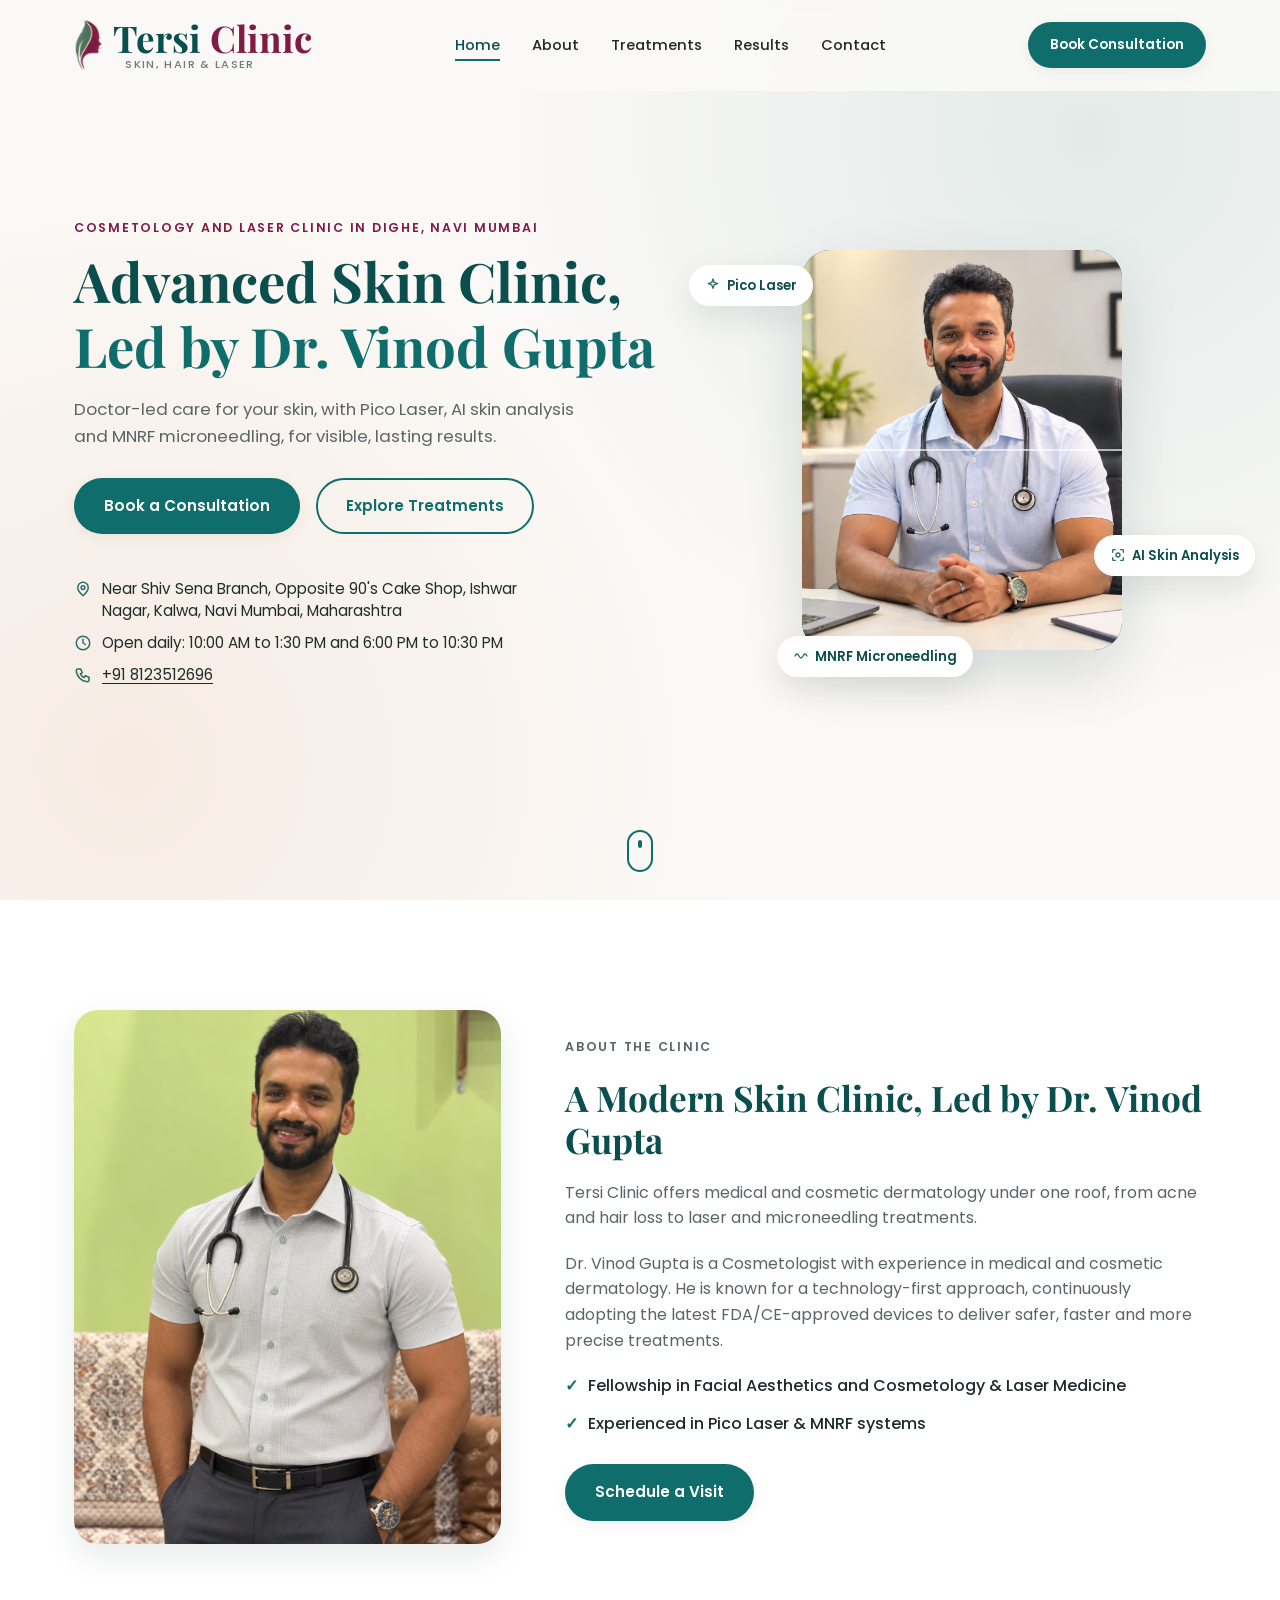
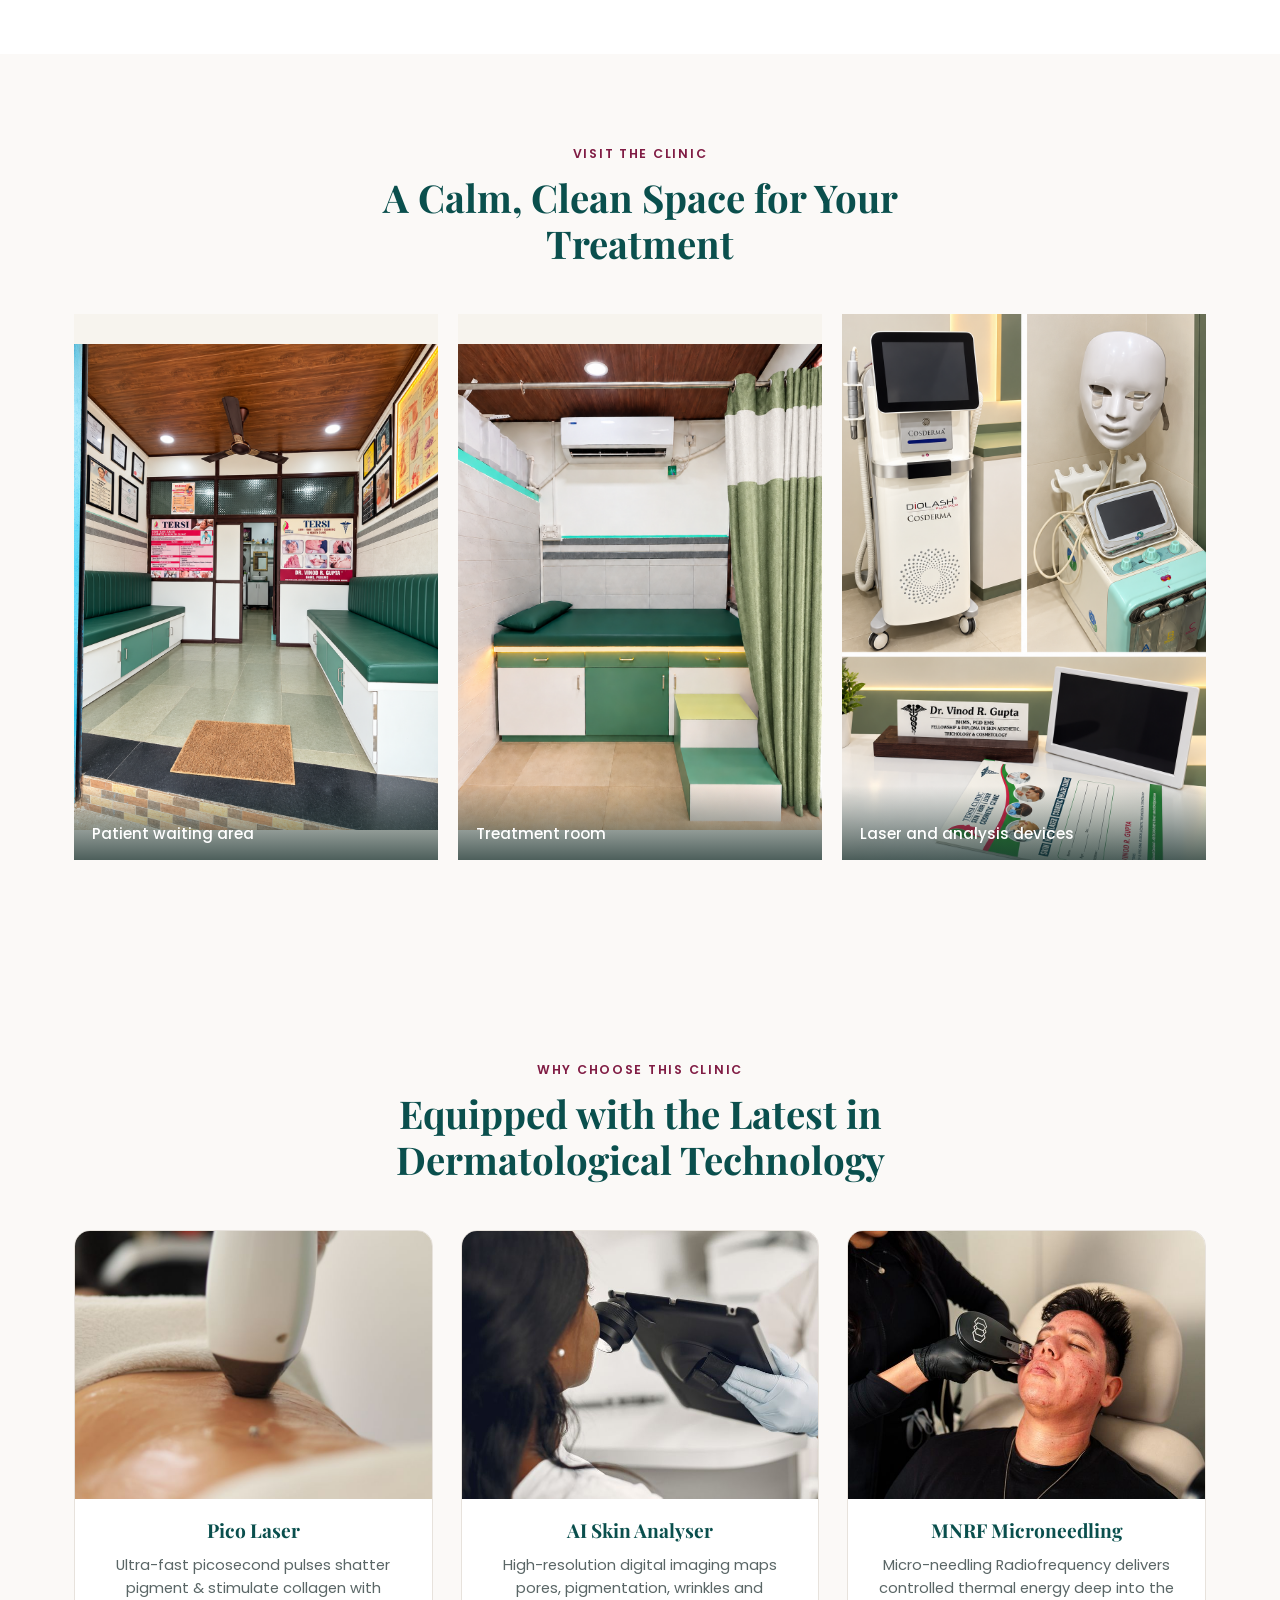
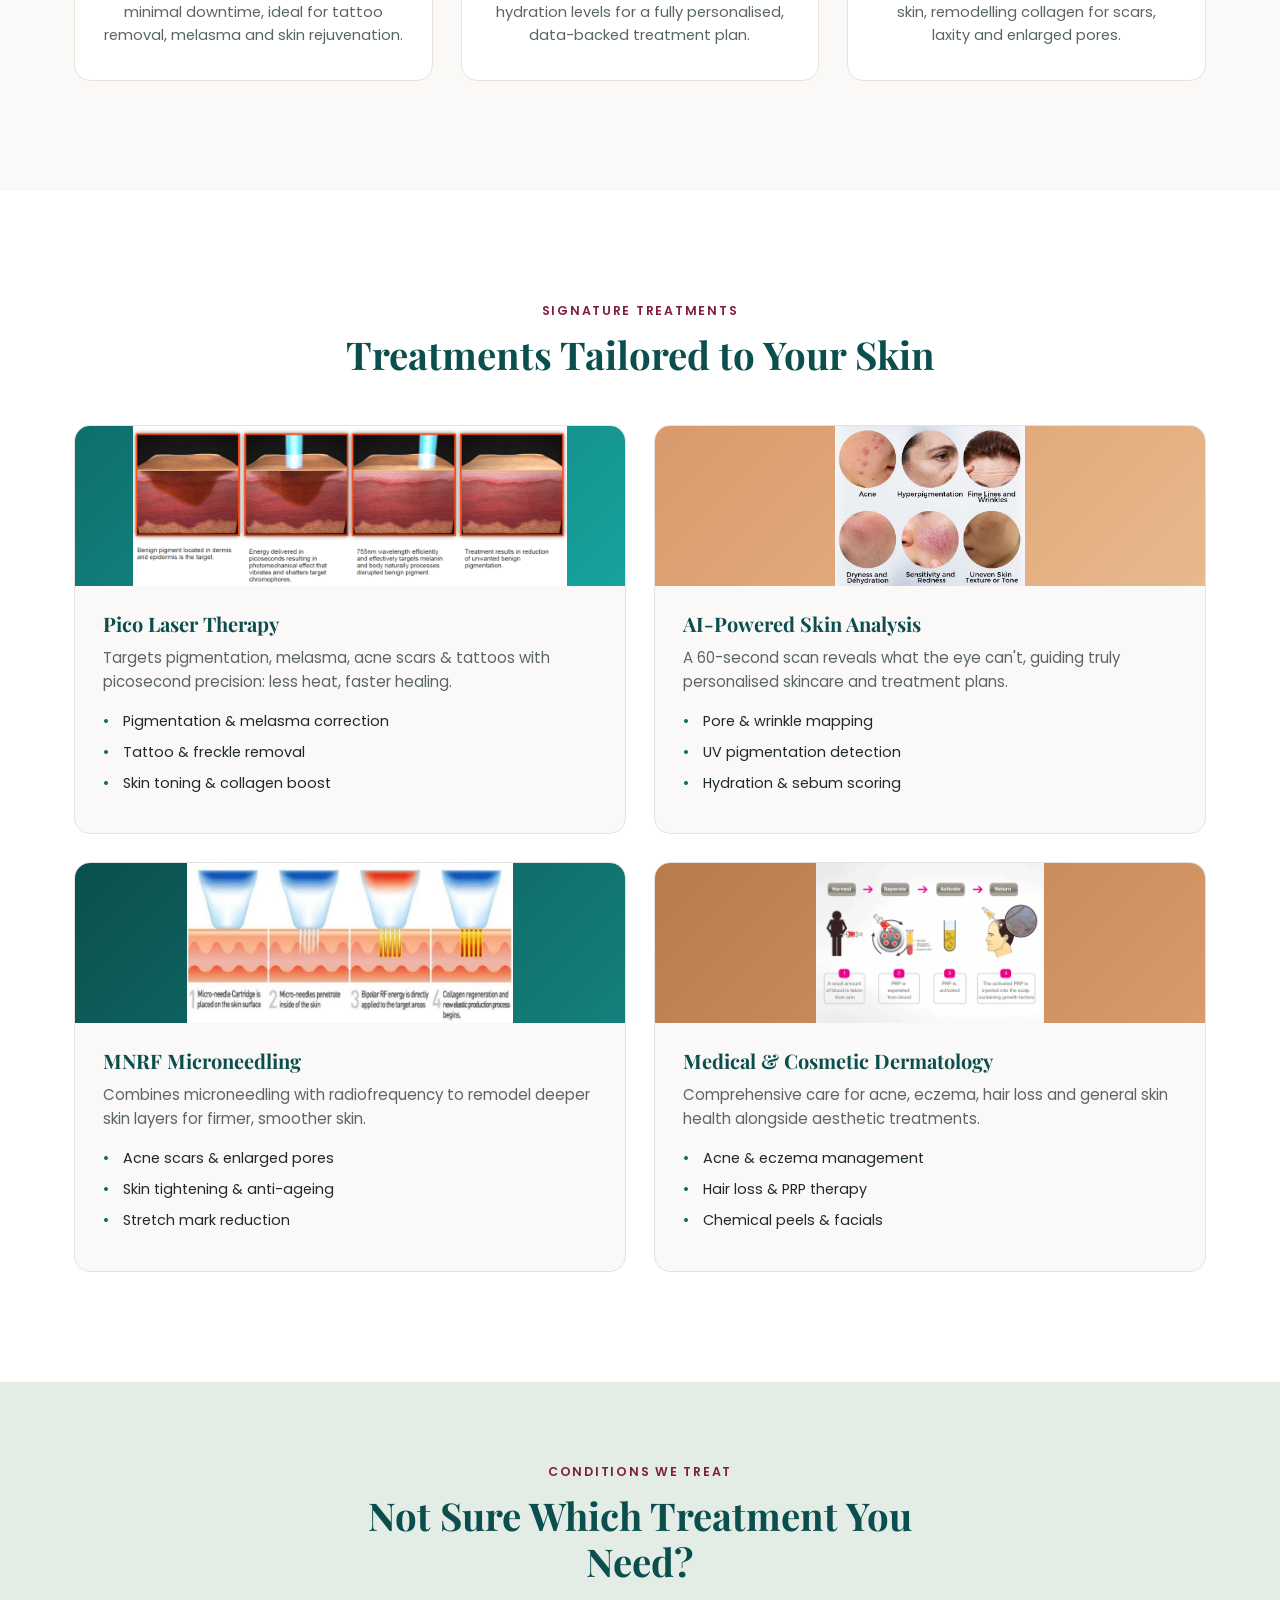
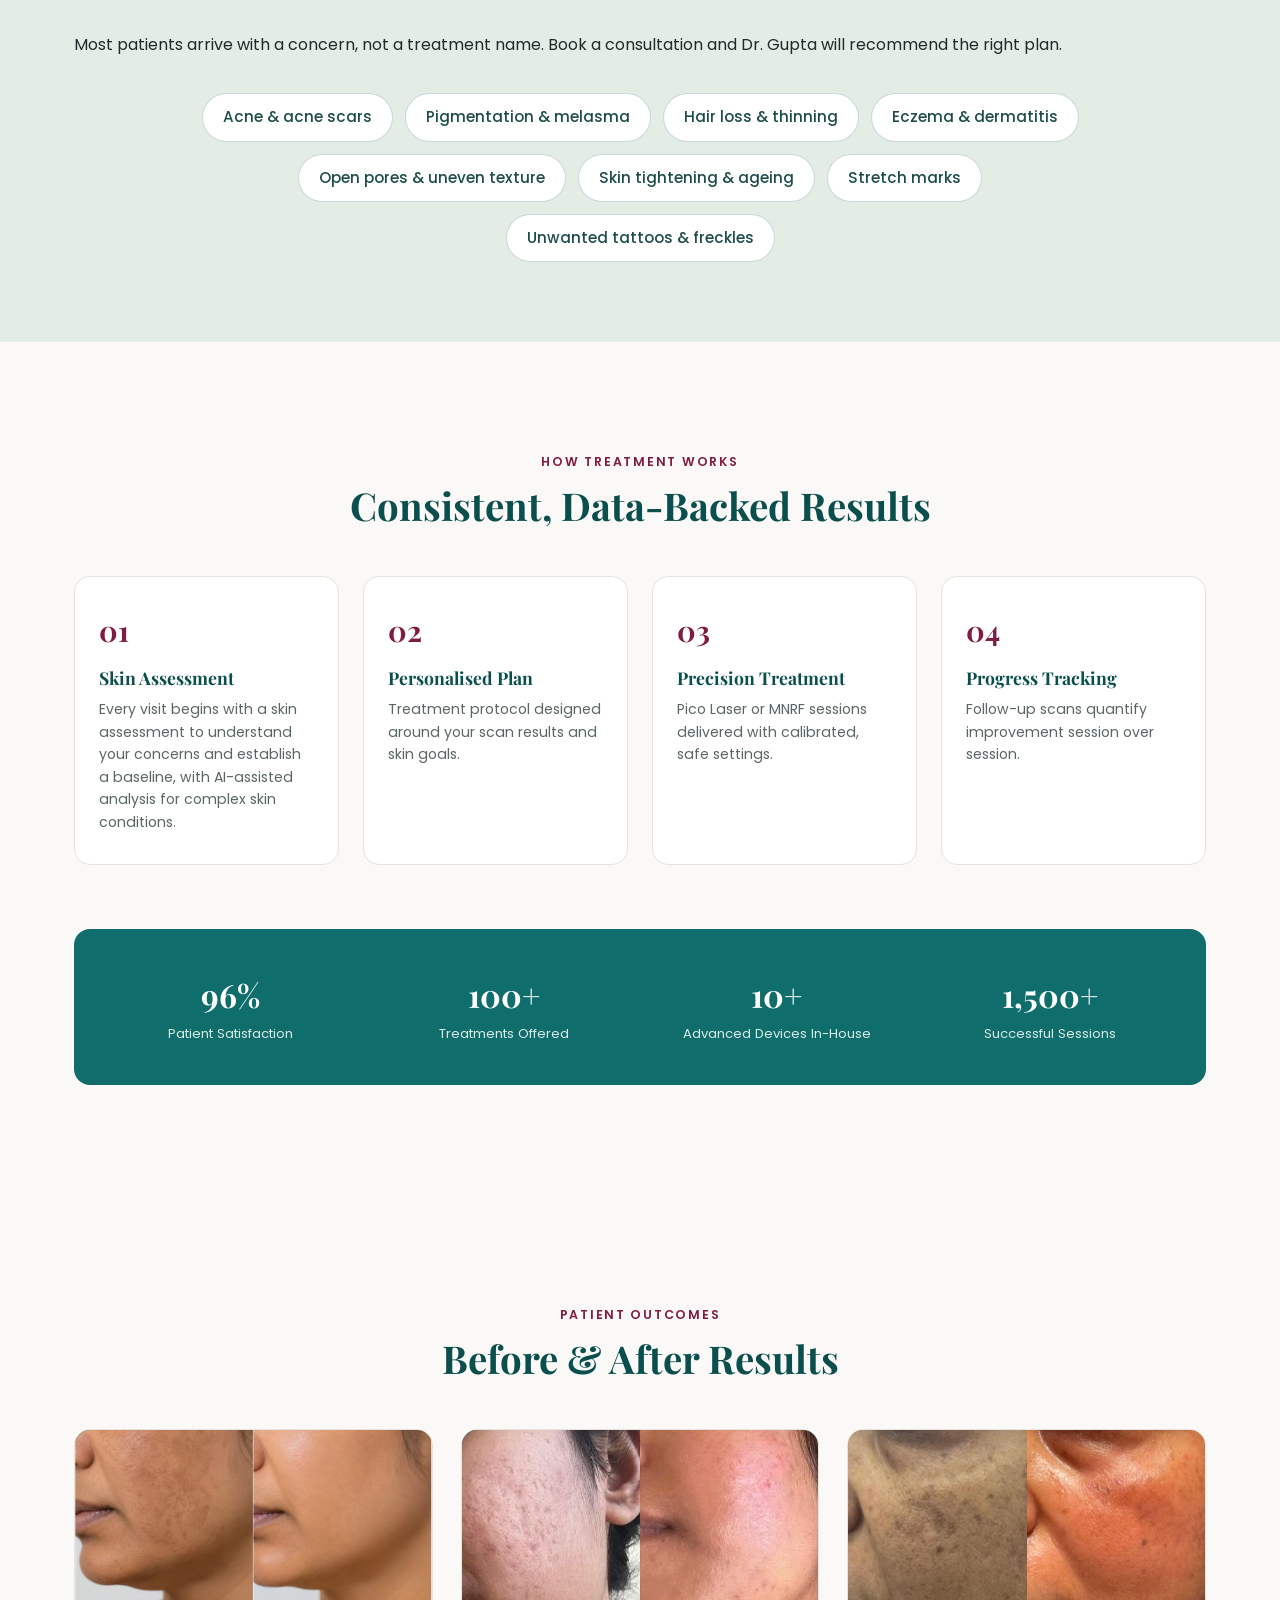
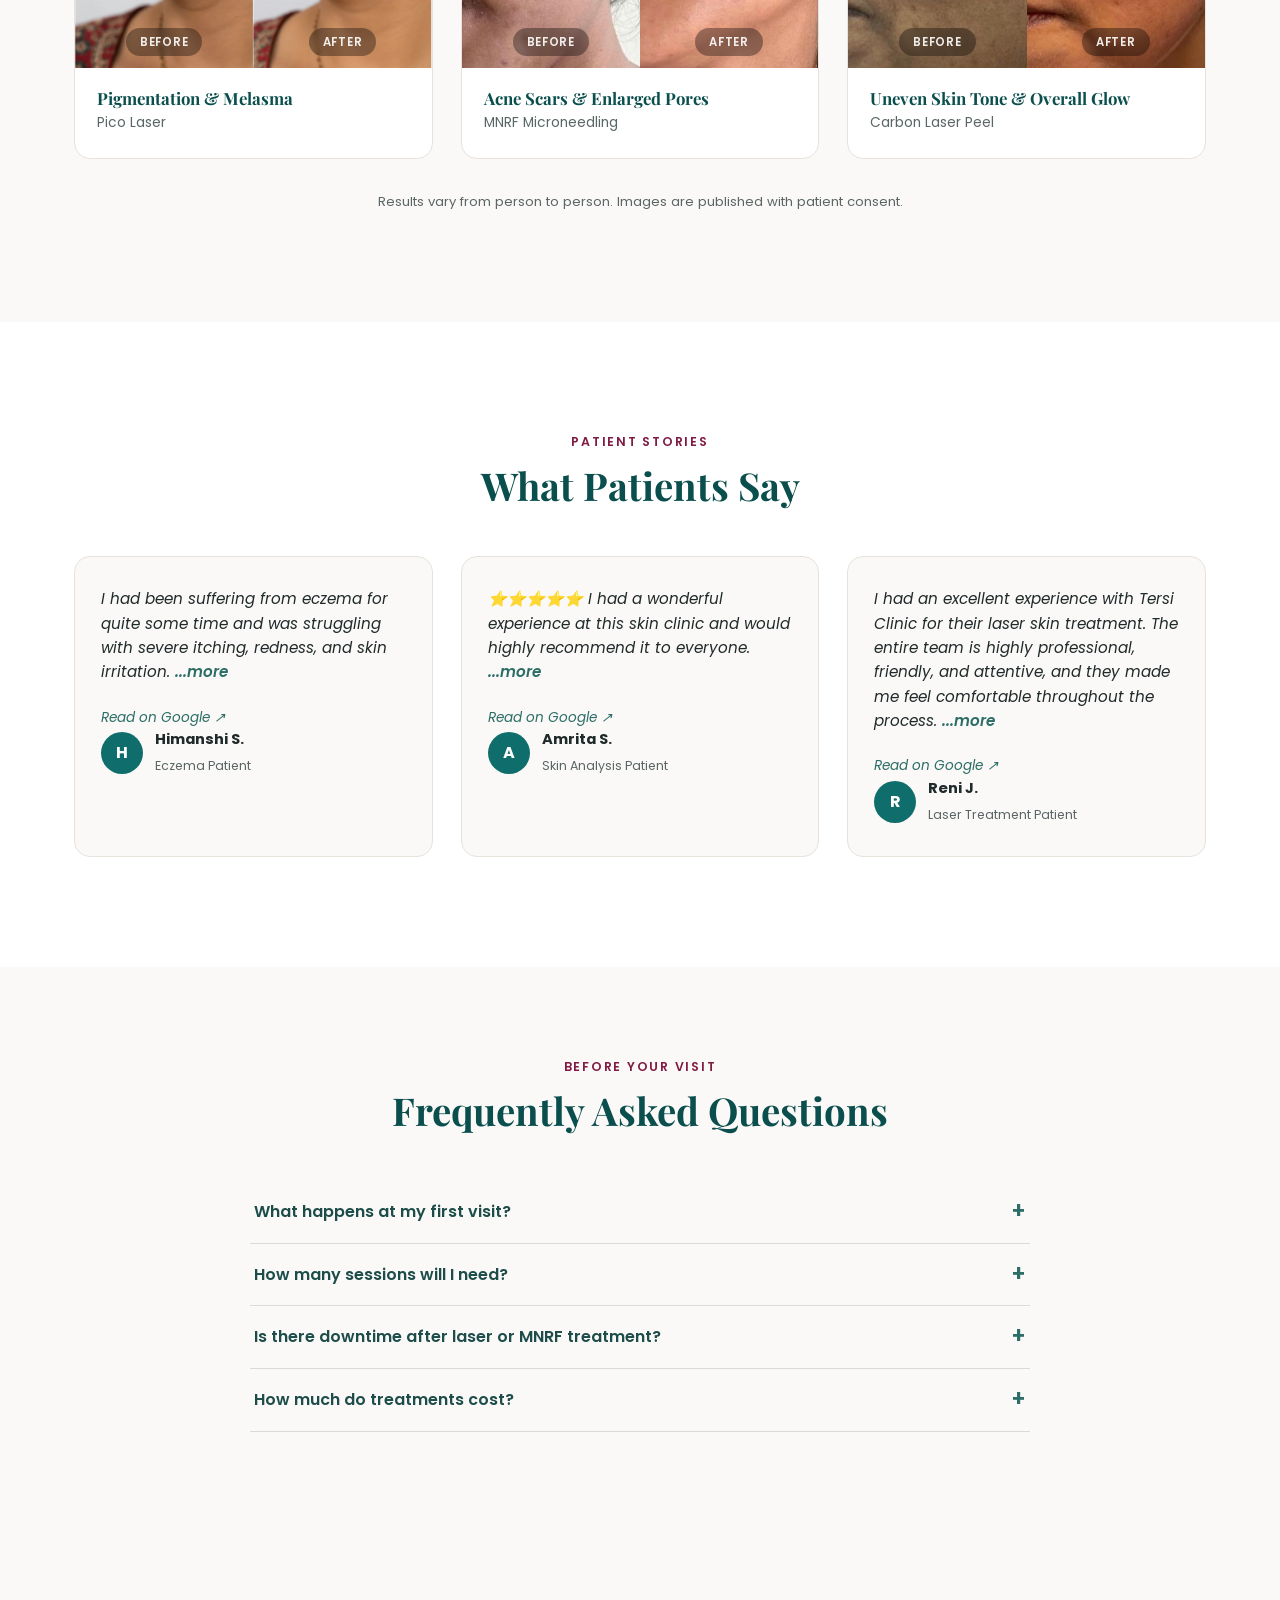
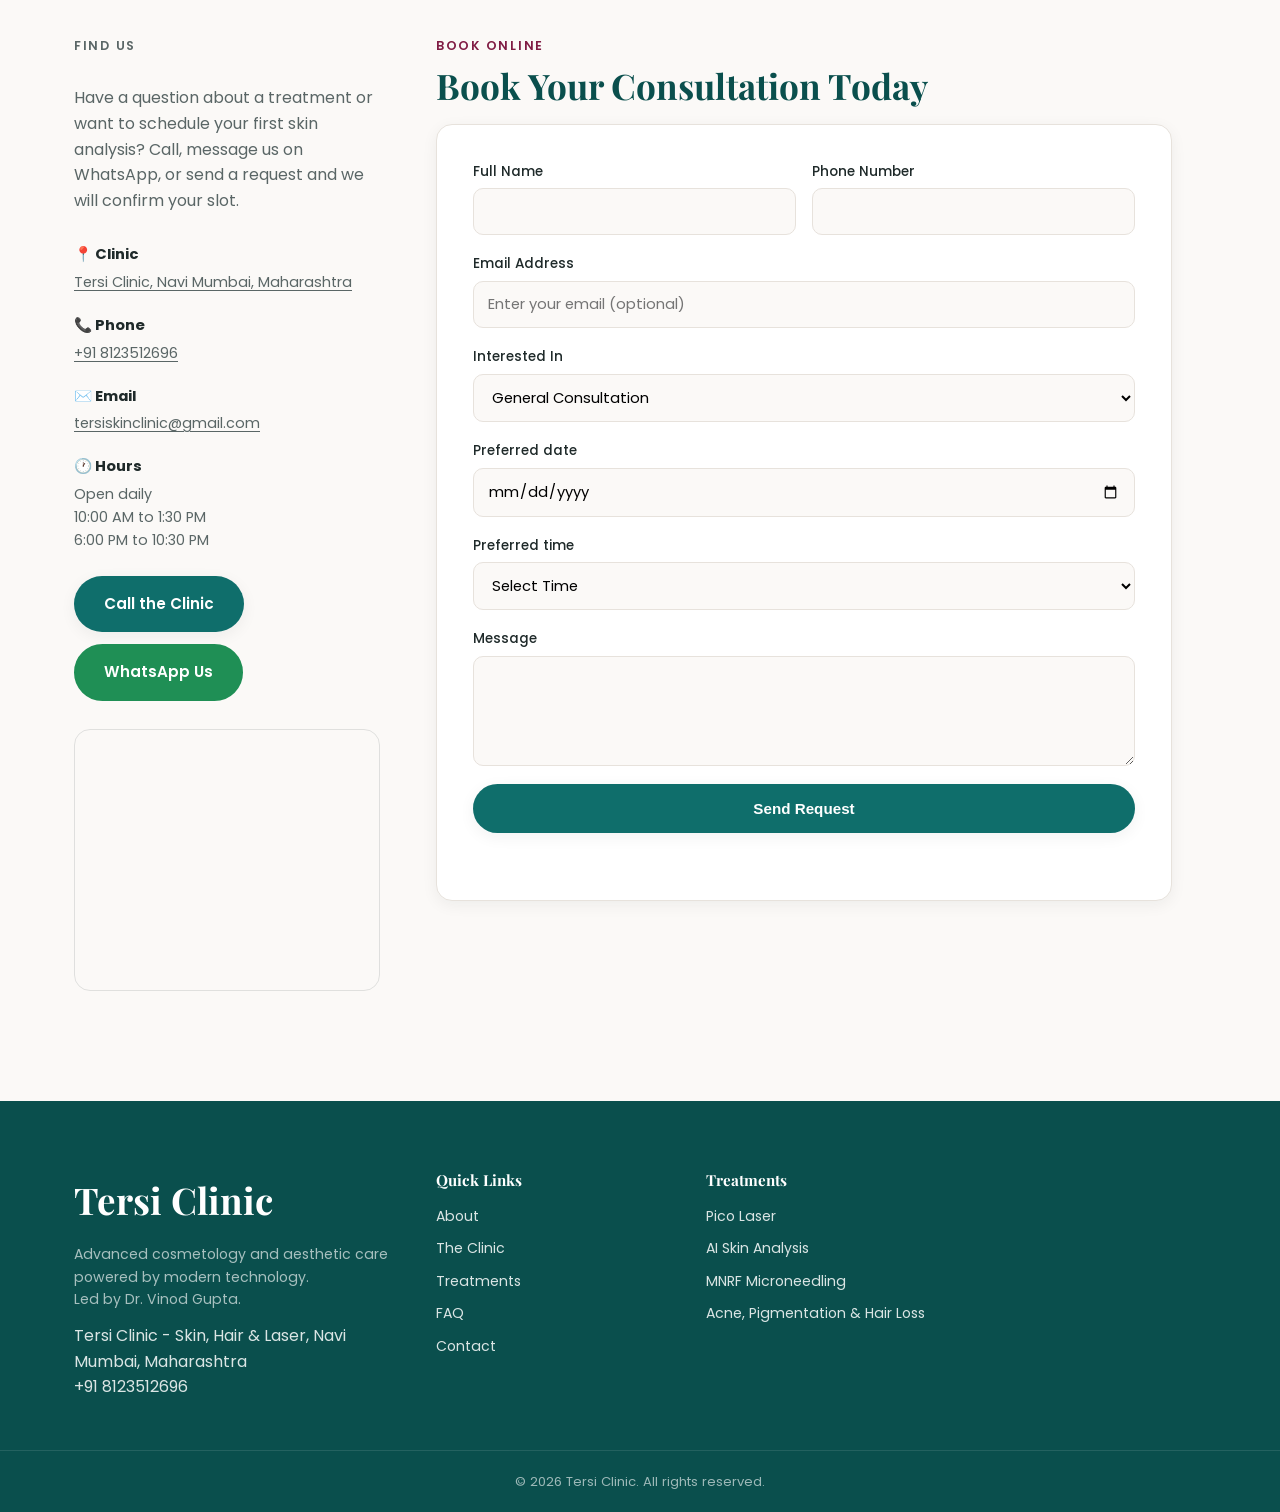
<file: index.html>
<!DOCTYPE html>
<html lang="en">
<head>
<meta charset="UTF-8" />
<meta name="viewport" content="width=device-width, initial-scale=1.0" />
<title>Tersi Clinic Skin | Hair | Laser &amp;  Clinic in Navi Mumbai</title>
<meta name="description" content="Tersi Clinic, Navi Mumbai. Led by Dr. Vinod Gupta. Pico Laser, AI skin analysis, MNRF microneedling, acne, pigmentation and hair care. Book a consultation." />
<link rel="preconnect" href="https://fonts.googleapis.com">
<link href="https://fonts.googleapis.com/css2?family=Playfair+Display:wght@500;600;700&family=Poppins:wght@300;400;500;600;700&display=swap" rel="stylesheet">
<link rel="stylesheet" href="css/style.css" />
<link rel="stylesheet" href="css/clinic-additions.css" />

<!-- Helps Google show the clinic in local search. Update details if anything changes. -->
<script type="application/ld+json">
{
  "@context": "https://schema.org",
  "@type": "MedicalClinic",
  "name": "Tersi Clinic",
  "medicalSpecialty": "Cosmetology",
  "telephone": "+918123512696",
  "email": "tersiskinclinic@gmail.com",
  "address": {
    "@type": "PostalAddress",
    "streetAddress": "Near Shiv Sena Branch, Opposite 90's Cake Shop, Ishwar Nagar, Kalwa",
    "addressLocality": "Navi Mumbai",
    "addressCountry": "IN"
  },
  "openingHoursSpecification": [
    {
      "@type": "OpeningHoursSpecification",
      "dayOfWeek": ["Monday","Tuesday","Wednesday","Thursday","Friday","Saturday","Sunday"],
      "opens": "10:00",
      "closes": "13:30"
    },
    {
      "@type": "OpeningHoursSpecification",
      "dayOfWeek": ["Monday","Tuesday","Wednesday","Thursday","Friday","Saturday","Sunday"],
      "opens": "18:00",
      "closes": "22:30"
    }
  ],
  "employee": { "@type": "Physician", "name": "Dr. Vinod Gupta", "medicalSpecialty": "Cosmetology" }
}
</script>
</head>
<body>

<!-- ===== Preloader ===== -->
<div id="preloader"><div class="loader-ring"></div></div>

<!-- ===== Header ===== -->
<header id="header">
  <div class="container nav-wrap">
    <!-- CLINIC NAME: change "Gupta Skin Clinic" here, in the footer, <title> and the JSON-LD above if you prefer another name -->
    <!-- <a href="#home" class="logo">Tersi <span>Clinic</span> -->
      <a href="#home" class="logo">
        <img src="assets/clinic/logo.png" class="logo-mark" alt="Tersi Clinic logo" >
        <span class="logo-info">
        <span class="logo-text">Tersi <span>Clinic</span></span>
        <small class="logo-tagline">Skin, Hair &amp; Laser</small>
  </span>
    </a>
    <nav id="nav">
      <ul>
        <li><a href="#home" class="active">Home</a></li>
        <li><a href="#about">About</a></li>
        <li><a href="#services">Treatments</a></li>
        <li><a href="#gallery">Results</a></li>
        <li><a href="#contact">Contact</a></li>
        <li class="nav-cta-mobile">
          <a href="#consultation" class="btn btn-primary btn-block">Book Consultation</a>
        </li>
      </ul>
    </nav>
    <a href="#consultation" class="btn btn-primary btn-small nav-cta">Book Consultation</a>
    <button id="hamburger" aria-label="Toggle menu"><span></span><span></span><span></span></button>
  </div>
</header>

<!-- ===== Hero ===== -->
<section id="home" class="hero">
  <div class="hero-bg"></div>
  <div class="container hero-inner">
    <div class="hero-text" data-reveal>
      <p class="eyebrow">Cosmetology and laser clinic in Dighe, Navi Mumbai</p>
      <h1>Advanced Skin Clinic, <span class="highlight">Led by Dr. Vinod Gupta</span></h1>
      <p class="hero-sub">Doctor-led care for your skin, with Pico Laser, AI skin analysis and MNRF microneedling, for visible, lasting results.</p>
      <div class="hero-actions">
        <a href="#consultation" class="btn btn-primary">Book a Consultation</a>
        <a href="#services" class="btn btn-outline">Explore Treatments</a>
      </div>

      <ul class="hero-info">
        <li>
          <svg viewBox="0 0 24 24" fill="none" stroke-width="2" stroke-linecap="round" stroke-linejoin="round" aria-hidden="true"><path d="M12 21s-7-6.2-7-11a7 7 0 0 1 14 0c0 4.8-7 11-7 11z"/><circle cx="12" cy="10" r="2.5"/></svg>
          <span>Near Shiv Sena Branch, Opposite 90's Cake Shop, Ishwar Nagar, Kalwa, Navi Mumbai, Maharashtra</span>
        </li>
        <li>
          <svg viewBox="0 0 24 24" fill="none" stroke-width="2" stroke-linecap="round" stroke-linejoin="round" aria-hidden="true"><circle cx="12" cy="12" r="9"/><path d="M12 7v5l3 2"/></svg>
          <span>Open daily: 10:00 AM to 1:30 PM and 6:00 PM to 10:30 PM</span>
        </li>
        <li>
          <svg viewBox="0 0 24 24" fill="none" stroke-width="2" stroke-linecap="round" stroke-linejoin="round" aria-hidden="true"><path d="M5 4h4l2 5-2.5 1.5a11 11 0 0 0 5 5L15 13l5 2v4a2 2 0 0 1-2 2A16 16 0 0 1 3 6a2 2 0 0 1 2-2z"/></svg>
          <span><a href="tel:+918123512696">+91 8123512696</a></span>
        </li>
      </ul>
    </div>
    <div class="hero-visual" data-reveal>
      <div class="hero-card floating">
        <img src="assets/images/doctor-hero.jpg" alt="Dr. Vinod Gupta, Consultant Dermatologist at Gupta Skin Clinic" class="hero-photo">
        <!-- The scan line is the animated line across the photo. Delete this div to remove it. -->
        <div class="scan-line"></div>
      </div>
      <div class="badge-chip chip-1">
        <svg viewBox="0 0 24 24" fill="none" stroke-width="2" stroke-linecap="round" stroke-linejoin="round" aria-hidden="true"><path d="M12 3l1.8 5.2L19 10l-5.2 1.8L12 17l-1.8-5.2L5 10l5.2-1.8z"/></svg>Pico Laser
      </div>
      <div class="badge-chip chip-2">
        <svg viewBox="0 0 24 24" fill="none" stroke-width="2" stroke-linecap="round" stroke-linejoin="round" aria-hidden="true"><path d="M4 8V5a1 1 0 0 1 1-1h3M16 4h3a1 1 0 0 1 1 1v3M20 16v3a1 1 0 0 1-1 1h-3M8 20H5a1 1 0 0 1-1-1v-3"/><circle cx="12" cy="12" r="3"/></svg>AI Skin Analysis
      </div>
      <div class="badge-chip chip-3">
        <svg viewBox="0 0 24 24" fill="none" stroke-width="2" stroke-linecap="round" stroke-linejoin="round" aria-hidden="true"><path d="M3 12c2-4 4-4 6 0s4 4 6 0 4-4 6 0"/></svg>MNRF Microneedling
      </div>
    </div>
  </div>
  <a href="#about" class="scroll-cue" aria-label="Scroll down"><span></span></a>
</section>

<!-- ===== About ===== -->
<section id="about" class="about">
  <div class="container about-grid">
    <div class="about-media" data-reveal>
      <img src="assets/images/doctor-about.jpg" alt="Dr. Vinod Gupta in the clinic" class="about-photo">
      <!-- <div class="exp-badge"><strong>3+</strong><span>Years of<br/>Clinical Excellence</span></div> -->
    </div>
    <div class="about-content" data-reveal>
      <p class="eyebrow">About the Clinic</p>
      <h2>A Modern Skin Clinic, Led by Dr. Vinod Gupta</h2>
      <p>Tersi Clinic offers medical and cosmetic dermatology under one roof, from acne and hair loss to laser and microneedling treatments.</p>
      <p>Dr. Vinod Gupta is a Cosmetologist with experience in medical and cosmetic dermatology. He is known for a technology-first approach, continuously adopting the latest FDA/CE-approved devices to deliver safer, faster and more precise treatments.</p>
      <ul class="about-list">
        <!-- <li><span class="tick">✓</span> MD Dermatology, Venereology &amp; Leprosy</li> -->
        <li><span class="tick">✓</span> Fellowship in Facial Aesthetics and Cosmetology &amp; Laser Medicine</li>
        <li><span class="tick">✓</span> Experienced in Pico Laser &amp; MNRF systems</li>
        <!-- <li><span class="tick">✓</span> Member, Association of Cosmetic Dermatologists</li> -->
        <!-- ADD YOUR MEDICAL COUNCIL REGISTRATION NUMBER HERE, for example:
        <li><span class="tick">✓</span> Registration No. XXXXX (Karnataka Medical Council)</li> -->
      </ul>
      <div class="about-cta">
        <a href="#contact" class="btn btn-primary">Schedule a Visit</a>
      </div>
    </div>
  </div>
</section>

<!-- ===== Clinic tour =====
  Add photos to assets/clinic/ using the filenames below. A missing photo
  shows a soft green placeholder instead of a broken image. -->
<section id="clinic" class="clinic-tour">
  <div class="container">
    <p class="eyebrow center">Visit the Clinic</p>
    <h2 class="center">A Calm, Clean Space for Your Treatment</h2>
    <div class="tour-grid">
      <figure class="tour-card" data-reveal>
        <img src="assets/clinic/waiting-area.png" alt="Patient waiting area at Tersi Clinic" loading="lazy" onerror="this.remove()">
        <figcaption>Patient waiting area</figcaption>
      </figure>
      <figure class="tour-card" data-reveal>
        <img src="assets/clinic/treatment-room.png" alt="Treatment room with examination bed" loading="lazy" onerror="this.remove()">
        <figcaption>Treatment room</figcaption>
      </figure>
      <figure class="tour-card" data-reveal>
        <img src="assets/clinic/devices.png" alt="Laser and skin analysis devices at the clinic" loading="lazy" onerror="this.remove()">
        <figcaption>Laser and analysis devices</figcaption>
      </figure>
    </div>
  </div>
</section>

<!-- ===== Technology strip ===== -->
<section id="technology" class="technology">
  <div class="container">
    <p class="eyebrow center">Why Choose This Clinic</p>
    <h2 class="center">Equipped with the Latest in Dermatological Technology</h2>
    <div class="tech-grid">
      <div class="tech-card" data-reveal>
        <div class="tech-photo"><img src="assets/images/pico-laser.jpg" alt="Pico Laser treatment in progress"></div>
        <h3>Pico Laser</h3>
        <p>Ultra-fast picosecond pulses shatter pigment &amp; stimulate collagen with minimal downtime, ideal for tattoo removal, melasma and skin rejuvenation.</p>
      </div>
      <div class="tech-card" data-reveal>
        <div class="tech-photo"><img src="assets/images/skin-analyser.jpg" alt="Digital skin analysis using AI-powered dermatoscope"></div>
        <h3>AI Skin Analyser</h3>
        <p>High-resolution digital imaging maps pores, pigmentation, wrinkles and hydration levels for a fully personalised, data-backed treatment plan.</p>
      </div>
      <div class="tech-card" data-reveal>
        <div class="tech-photo"><img src="assets/images/mnrf.jpg" alt="MNRF microneedling radiofrequency treatment"></div>
        <h3>MNRF Microneedling</h3>
        <p>Micro-needling Radiofrequency delivers controlled thermal energy deep into the skin, remodelling collagen for scars, laxity and enlarged pores.</p>
      </div>
    </div>
  </div>
</section>

<!-- ===== Services ===== -->
<section id="services" class="services">
  <div class="container">
    <p class="eyebrow center">Signature Treatments</p>
    <h2 class="center">Treatments Tailored to Your Skin</h2>
    <div class="services-grid">

      <div class="service-card" data-reveal>
        <div class="service-media grad-1">
          <img src="assets/services/pico-laser.png" alt="Pico Laser treatment" loading="lazy" onerror="this.remove()">
          <!-- <span class="media-tag">Before</span> -->
        </div>
        <div class="service-body">
          <h3>Pico Laser Therapy</h3>
          <p>Targets pigmentation, melasma, acne scars &amp; tattoos with picosecond precision: less heat, faster healing.</p>
          <ul>
            <li>Pigmentation &amp; melasma correction</li>
            <li>Tattoo &amp; freckle removal</li>
            <li>Skin toning &amp; collagen boost</li>
          </ul>
        </div>
      </div>

      <div class="service-card" data-reveal>
        <div class="service-media grad-2">
          <img src="assets/services/skin-analysis.jpeg" alt="AI Skin Analyser" loading="lazy" onerror="this.remove()">
        </div>
        
        <div class="service-body">
          <h3>AI-Powered Skin Analysis</h3>
          <p>A 60-second scan reveals what the eye can't, guiding truly personalised skincare and treatment plans.</p>
          <ul>
            <li>Pore &amp; wrinkle mapping</li>
            <li>UV pigmentation detection</li>
            <li>Hydration &amp; sebum scoring</li>
          </ul>
        </div>
      </div>

      <div class="service-card" data-reveal>
        <div class="service-media grad-3">
          <img src="assets/services/mnrf.jpeg" alt="MNRF microneedling treatment" loading="lazy" onerror="this.remove()">
        </div>
        <div class="service-body">
          <h3>MNRF Microneedling</h3>
          <p>Combines microneedling with radiofrequency to remodel deeper skin layers for firmer, smoother skin.</p>
          <ul>
            <li>Acne scars &amp; enlarged pores</li>
            <li>Skin tightening &amp; anti-ageing</li>
            <li>Stretch mark reduction</li>
          </ul>
        </div>
      </div>

      <div class="service-card" data-reveal>
        <div class="service-media grad-4">
          <img src="assets/services/prp.png" alt="PRP treatment" loading="lazy" onerror="this.remove()">
        </div>
        <div class="service-body">
          <h3>Medical &amp; Cosmetic Dermatology</h3>
          <p>Comprehensive care for acne, eczema, hair loss and general skin health alongside aesthetic treatments.</p>
          <ul>
            <li>Acne &amp; eczema management</li>
            <li>Hair loss &amp; PRP therapy</li>
            <li>Chemical peels &amp; facials</li>
          </ul>
        </div>
      </div>

    </div>
  </div>
</section>

<!-- ===== Conditions we treat ===== -->
<section id="conditions" class="conditions">
  <div class="container">
    <p class="eyebrow center">Conditions We Treat</p>
    <h2 class="center">Not Sure Which Treatment You Need?</h2>
    <p class="center">Most patients arrive with a concern, not a treatment name. Book a consultation and Dr. Gupta will recommend the right plan.</p>
    <ul class="condition-list">
      <li>Acne &amp; acne scars</li>
      <li>Pigmentation &amp; melasma</li>
      <li>Hair loss &amp; thinning</li>
      <li>Eczema &amp; dermatitis</li>
      <li>Open pores &amp; uneven texture</li>
      <li>Skin tightening &amp; ageing</li>
      <li>Stretch marks</li>
      <li>Unwanted tattoos &amp; freckles</li>
    </ul>
  </div>
</section>

<!-- ===== Process ===== -->
<section id="results" class="results">
  <div class="container">
    <p class="eyebrow center">How Treatment Works</p>
    <h2 class="center">Consistent, Data-Backed Results</h2>
    <div class="process-grid">
      <div class="process-step" data-reveal>
        <span class="step-num">01</span>
        <h3>Skin Assessment</h3>
        <p>Every visit begins with a skin assessment to understand your concerns and establish a baseline, 
          with AI-assisted analysis for complex skin conditions.</p>
      </div>
      <div class="process-step" data-reveal>
        <span class="step-num">02</span>
        <h3>Personalised Plan</h3>
        <p>Treatment protocol designed around your scan results and skin goals.</p>
      </div>
      <div class="process-step" data-reveal>
        <span class="step-num">03</span>
        <h3>Precision Treatment</h3>
        <p>Pico Laser or MNRF sessions delivered with calibrated, safe settings.</p>
      </div>
      <div class="process-step" data-reveal>
        <span class="step-num">04</span>
        <h3>Progress Tracking</h3>
        <p>Follow-up scans quantify improvement session over session.</p>
      </div>
    </div>

    <div class="stats-strip" data-reveal>
      <div><strong>96%</strong><span>Patient Satisfaction</span></div>
      <div><strong>100+</strong><span>Treatments Offered</span></div>
      <div><strong>10+</strong><span>Advanced Devices In-House</span></div>
      <div><strong>1,500+</strong><span>Successful Sessions</span></div>
    </div>
  </div>
</section>

<!-- ===== Before & After Gallery =====
  To add real patient photos: drop images into assets/gallery/ using the exact
  filenames referenced below (e.g. pico-before.jpg, pico-after.jpg). Each photo
  replaces its placeholder automatically, no other edits needed. Use only
  photos you have explicit patient consent to publish. -->
<section id="gallery" class="gallery">
  <div class="container">
    <p class="eyebrow center">Patient Outcomes</p>
    <h2 class="center">Before &amp; After Results</h2>
    <div class="gallery-grid">

      <div class="gallery-card" data-reveal>
        <div class="gallery-compare">
          <div class="gallery-media before grad-1">
            <img src="assets/gallery/pico-before.png" alt="Before Pico Laser treatment" loading="lazy" onerror="this.remove()">
            <span class="media-tag">Before</span>
          </div>
          <div class="gallery-media after grad-1">
            <img src="assets/gallery/pico-after.png" alt="After Pico Laser treatment" loading="lazy" onerror="this.remove()">
            <span class="media-tag">After</span>
          </div>
        </div>
        <div class="gallery-caption">
          <h3>Pigmentation &amp; Melasma</h3>
          <p>Pico Laser</p>
        </div>
      </div>

      <div class="gallery-card" data-reveal>
        <div class="gallery-compare">
          <div class="gallery-media before grad-3">
            <img src="assets/gallery/mnrf-before.png" alt="Before MNRF Microneedling treatment" loading="lazy" onerror="this.remove()">
            <span class="media-tag">Before</span>
          </div>
          <div class="gallery-media after grad-3">
            <img src="assets/gallery/mnrf-after.png" alt="After MNRF Microneedling treatment" loading="lazy" onerror="this.remove()">
            <span class="media-tag">After</span>
          </div>
        </div>
        <div class="gallery-caption">
          <h3>Acne Scars &amp; Enlarged Pores</h3>
          <p>MNRF Microneedling</p>
        </div>
      </div>

      <div class="gallery-card" data-reveal>
        <div class="gallery-compare">
          <div class="gallery-media before grad-2">
            <img src="assets/gallery/carbon-before.png" alt="Before skin rejuvenation treatment" loading="lazy" onerror="this.remove()">
            <span class="media-tag">Before</span>
          </div>
          <div class="gallery-media after grad-2">
            <img src="assets/gallery/carbon-after.png" alt="After skin rejuvenation treatment" loading="lazy" onerror="this.remove()">
            <span class="media-tag">After</span>
          </div>
        </div>
        <div class="gallery-caption">
          <h3>Uneven Skin Tone &amp; Overall Glow</h3>
          <p>Carbon Laser Peel</p>
        </div>
      </div>

    </div>
    <p class="gallery-note">Results vary from person to person. Images are published with patient consent.</p>
  </div>
</section>

<!-- ===== Testimonials =====
  Replace these with real, consented patient feedback, or remove the section
  if you are unsure about medical advertising rules in your state. -->
<section id="testimonials" class="testimonials">
  <div class="container">
    <p class="eyebrow center">Patient Stories</p>
    <h2 class="center">What Patients Say</h2>
    <div class="testimonial-track">
      <div class="testimonial-card" data-reveal data-review-url="https://maps.app.goo.gl/j1vTrwx7scp7RobVA">
        <p>"I had been suffering from eczema for quite some time and was struggling with severe itching, redness, and skin irritation. I had consulted multiple doctors before, but unfortunately, my condition only kept getting worse despite trying different treatments. but after  consulting Dr. Vinod Gupta, I finally got the right treatment. The doctor listened patiently to my concerns, explained the condition clearly, and prescribed effective treatment and finally my skin condition is much better now."</p>
        <div class="testimonial-author"><span class="avatar">H</span><div><strong>Himanshi S.</strong><small>Eczema Patient</small></div></div>
      </div>
      <div class="testimonial-card" data-reveal data-review-url="https://maps.app.goo.gl/L5iZXo8uTHEroTFz9">
        <p>"⭐⭐⭐⭐⭐ I had a wonderful experience at this skin clinic and would highly recommend it to everyone.
The doctor was very professional, knowledgeable and took time to understand my concerns properly and I feel comfort in every visit. The staff is extremely friendly, polite and supportive during every visit. The clinic is clean, hygienic, modern, and has a very pleasant and welcoming atmosphere.
I truly appreciated the personalised attention and genuine advice provided by the doctor. Thank you to the doctor for your excellent care and dedication. Overall, this is a highly recommended skin clinic for anyone looking for quality skincare and professional service. ⭐⭐⭐⭐⭐"</p>
        <div class="testimonial-author"><span class="avatar">A</span><div><strong>Amrita S.</strong><small>Skin Analysis Patient</small></div></div>
      </div>
      <div class="testimonial-card" data-reveal data-review-url="https://share.google/z0ZnQYQYO56KJybuk">
        <p>"I had an excellent experience with Tersi Clinic for their laser skin treatment. The entire team is highly professional, friendly, and attentive, and they made me feel comfortable throughout the process.
The laser facility is excellent, with modern equipment and a very professional approach. I was impressed by the care, hygiene, and attention to detail provided by the staff. They explained the procedure clearly and made sure all my concerns were addressed.
I’m very happy with the results and would definitely recommend Tersi Clinic to anyone looking for quality skin laser treatments. Truly a great experience and excellent service!!"</p>
        <div class="testimonial-author"><span class="avatar">R</span><div><strong>Reni J.</strong><small>Laser Treatment Patient</small></div></div>
      </div>
    </div>
  </div>
</section>

<!-- ===== FAQ ===== (edit the answers so they match how your clinic actually works) -->
<section id="faq" class="faq">
  <div class="container">
    <p class="eyebrow center">Before Your Visit</p>
    <h2 class="center">Frequently Asked Questions</h2>
    <div class="faq-list">
      <details>
        <summary>What happens at my first visit?</summary>
        <p>Dr. Gupta will ask about your skin concerns and history, examine your skin, and run an AI skin scan if it helps. You will leave with a treatment plan and an estimate before any treatment begins.</p>
      </details>
      <details>
        <summary>How many sessions will I need?</summary>
        <p>It depends on your concern and skin type. Pigmentation and scars usually need a series of sessions. Dr. Gupta will give you an estimate at your consultation.</p>
      </details>
      <details>
        <summary>Is there downtime after laser or MNRF treatment?</summary>
        <p>Pico Laser usually has minimal downtime. MNRF can cause mild redness for a day or two. You will be told what to expect for your skin, and given aftercare instructions, before you leave.</p>
      </details>
      <details>
        <summary>How much do treatments cost?</summary>
        <p>Cost depends on the treatment and the number of sessions. You will get a clear estimate after your consultation.</p>
      </details>
    </div>
  </div>
</section>

<!-- ===== Contact ===== -->
<section id="contact" class="contact">
  <div class="container contact-grid">
    <div class="contact-info" data-reveal>
      <p class="eyebrow">Find Us</p>
      <!-- <h2>Book Your Consultation Today</h2> -->
      <p>Have a question about a treatment or want to schedule your first skin analysis? Call, message us on WhatsApp, or send a request and we will confirm your slot.</p>
      <div class="contact-details">
        <div><strong>📍 Clinic</strong><span><a href="https://www.google.com/maps/search/?api=1&amp;query=+Tersi+Clinic+-+Skin,+Hair+%26+Laser,+near+shiv+sena+branch,+opposite+to+90's+cake+shop,+Ishwarnagar,+Bhola+Nagar,+Kalwa,+Navi+Mumbai,+Maharashtra+400708" target="_blank" rel="noopener">Tersi Clinic, Navi Mumbai, Maharashtra</a></span></div>
        <div><strong>📞 Phone</strong><span><a href="tel:+918123512696">+91 8123512696</a></span></div>
        <div><strong>✉️ Email</strong><span><a 
          href="mailto:tersiskinclinic@gmail.com"
          onclick="openGmail('tersiskinclinic@gmail.com'); return false;">tersiskinclinic@gmail.com</a>
          
       </span></div>
        <div><strong>🕐 Hours</strong><span>Open daily<br>10:00 AM to 1:30 PM<br>6:00 PM to 10:30 PM</span></div>
      </div>
      <div class="contact-actions">
        <a href="tel:+918123512696" class="btn btn-primary">Call the Clinic</a>
        <a href="https://wa.me/918123512696?text=Hi%2C%20I%27d%20like%20to%20book%20a%20consultation." class="btn btn-whatsapp" target="_blank" rel="noopener">WhatsApp Us</a>
      </div>
      <div class="map-wrap">
        <!-- <iframe title="Map showing Tersi Clinic in Navi Mumbai" 
        src="https://maps.google.com/maps?q=+Tersi+Clinic+-+Skin,+Hair+%26+Laser,+near+shiv+sena+branch,+opposite+to+90's+cake+shop,+Ishwarnagar,+Bhola+Nagar,+Kalwa,+Navi+Mumbai,+Maharashtra+400708&amp;output=embed"
        loading="lazy" referrerpolicy="no-referrer-when-downgrade"></iframe> -->
        <iframe src="https://www.google.com/maps/embed?pb=!1m18!1m12!1m3!1d3768.2364538554084!2d72.9940488755886!3d19.184872048544864!2m3!1f0!2f0!3f0!3m2!1i1024!2i768!4f13.1!3m3!1m2!1s0x3be7bfde6496fc6f%3A0x23195f42e77bdcf8!2sTersi%20Clinic%20-%20Skin%2C%20Hair%20%26%20Laser!5e0!3m2!1sen!2sin!4v1792684102540!5m2!1sen!2sin" width="600" height="450" style="border:0;" 
        allowfullscreen="" loading="lazy" referrerpolicy="strict-origin-when-cross-origin"></iframe>
      </div>
    </div>
    
    <div class="contact-form-wrap" id="consultation">
      <p class="eyebrow">Book Online</p>
      <h2>Book Your Consultation Today</h2>
    <form class="contact-form" id="contactForm">
      <div class="form-row">
        <div class="form-group">
          <label for="name">Full Name</label>
          <input type="text" id="name" name="name" required />
        </div>
        <div class="form-group">
          <label for="phone">Phone Number</label>
          <input type="tel" id="phone" name="phone" required />
        </div>
      </div>
      <div class="form-group">
        <label for="email">Email Address</label>
        <input type="email" id="email" name="email" placeholder="Enter your email (optional)" />
      </div>
      <div class="form-group">
        <label for="treatment">Interested In</label>
        <select id="treatment" name="treatment">
          <option>General Consultation</option>
          <option>Acne &amp; Acne Scars</option>
          <option>Pigmentation &amp; Melasma</option>
          <option>Hair Loss</option>
          <option>Pico Laser</option>
          <option>AI Skin Analysis</option>
          <option>MNRF Microneedling</option>
          <option>Follow-up</option>
        </select>
      </div>
      <div class="form-group">
        <label for="date">Preferred date</label>
        <input type="date" id="date" name="date" class="form-control" required />
      </div>
      <div class="form-group">
        <label for="time">Preferred time</label>
        <select id="time" name="time" class="form-control" required>
          <option value="">Select Time</option>
          <optgroup label="Morning">
            <option value="10:00 AM">10:00 AM</option>
            <option value="10:30 AM">10:30 AM</option>
            <option value="11:00 AM">11:00 AM</option>
            <option value="11:30 AM">11:30 AM</option>
            <option value="12:00 PM">12:00 PM</option>
            <option value="12:30 PM">12:30 PM</option>
            <option value="01:00 PM">01:00 PM</option>
          </optgroup>
          <optgroup label="Evening">
            <option value="06:00 PM">06:00 PM</option>
            <option value="06:30 PM">06:30 PM</option>
            <option value="07:00 PM">07:00 PM</option>
            <option value="07:30 PM">07:30 PM</option>
            <option value="08:00 PM">08:00 PM</option>
            <option value="08:30 PM">08:30 PM</option>
            <option value="09:00 PM">09:00 PM</option>
            <option value="09:30 PM">09:30 PM</option>
            <option value="10:00 PM">10:00 PM</option>
          </optgroup>
        </select>
      </div>
      <div class="form-group">
        <label for="message">Message</label>
        <textarea id="message" name="message" rows="4"></textarea>
      </div>
      <button type="submit" class="btn btn-primary btn-block">Send Request</button>
      <p class="form-note" id="formNote"></p>
    </form>
    </div>
  </div>
</section>

<!-- ===== Footer ===== -->
<footer class="footer">
  <div class="container footer-grid">
    <div>
      <a href="#home" class="logo">Tersi Clinic</a>
      <p>Advanced cosmetology and aesthetic care powered by modern technology. <br>Led by Dr. Vinod Gupta.</p>
      <address class="footer-address">
        Tersi Clinic - Skin, Hair & Laser, Navi Mumbai, Maharashtra<br>
        <a href="tel:+918123512696">+91 8123512696</a>
      </address>
    </div>
    <div>
      <h4>Quick Links</h4>
      <ul>
        <li><a href="#about">About</a></li>
        <li><a href="#clinic">The Clinic</a></li>
        <li><a href="#services">Treatments</a></li>
        <li><a href="#faq">FAQ</a></li>
        <li><a href="#contact">Contact</a></li>
      </ul>
    </div>
    <div>
      <h4>Treatments</h4>
      <ul>
        <li><a href="#services">Pico Laser</a></li>
        <li><a href="#services">AI Skin Analysis</a></li>
        <li><a href="#services">MNRF Microneedling</a></li>
        <li><a href="#conditions">Acne, Pigmentation &amp; Hair Loss</a></li>
      </ul>
    </div>
    <!-- <div>
      <h4>Follow</h4>
      <div class="social-links">
       
        <a href="#" aria-label="Instagram">IG</a>
        <a href="#" aria-label="Facebook">FB</a>
        <a href="#" aria-label="LinkedIn">IN</a>
      </div>
    </div> -->
  </div>
  <div class="footer-bottom">
    <p>&copy; 2026 Tersi Clinic. All rights reserved.</p>
  </div>
</footer>

<!-- Mobile-only call and WhatsApp bar -->
<div class="mobile-cta">
  <a href="tel:+918123512696" class="mc-call">Call</a>
  <a href="https://wa.me/918123512696?text=Hi%2C%20I%27d%20like%20to%20book%20a%20consultation." class="mc-wa" target="_blank" rel="noopener">WhatsApp</a>
</div>

<a href="#home" id="backToTop" aria-label="Back to top">↑</a>

<script src="js/script.js"></script>
<script>
  // Stop patients picking a date in the past
  (function () {
    var d = document.getElementById('date');
    if (d) d.min = new Date(Date.now() - new Date().getTimezoneOffset() * 60000).toISOString().slice(0, 10);
  })();
</script>
</body>
</html>
</file>
<file: css/style.css>
:root {
  --color-bg: #fbf9f7;
  --color-surface: #ffffff;
  --color-primary: #0f6e6b;
  --color-primary-dark: #0a4f4d;
 
  /* --color-accent: #d99a6c; */
  --color-accent: #801c44;
  --color-text: #1f2a2a;
  --color-text-soft: #5a6666;
  --color-border: #e7e2dc;
  --radius: 16px;
  --shadow-sm: 0 4px 16px rgba(15, 40, 40, 0.06);
  --shadow-md: 0 12px 32px rgba(15, 40, 40, 0.10);
  --shadow-lg: 0 24px 60px rgba(15, 40, 40, 0.14);
  --font-heading: 'Playfair Display', serif;
  --font-body: 'Poppins', sans-serif;
}

* { box-sizing: border-box; margin: 0; padding: 0; }

html { scroll-behavior: smooth; scroll-padding-top: var(--header-h); }

body {
  font-family: var(--font-body);
  color: var(--color-text);
  background: var(--color-bg);
  line-height: 1.6;
  overflow-x: hidden;
}

img { max-width: 100%; display: block; }
ul { list-style: none; }
a { text-decoration: none; color: inherit; }

.container {
  width: 100%;
  max-width: 1180px;
  margin: 0 auto;
  padding: 0 24px;
}

h1, h2, h3, h4 { font-family: var(--font-heading); color: var(--color-primary-dark); line-height: 1.2; }

.eyebrow {
  display: inline-block;
  font-size: 0.78rem;
  letter-spacing: 0.14em;
  text-transform: uppercase;
  color: var(--color-accent);
  font-weight: 600;
  margin-bottom: 10px;
}
.eyebrow.center { display: block; text-align: center; }
h2.center { text-align: center; max-width: 640px; margin: 0 auto 48px; font-size: clamp(1.7rem, 3vw, 2.4rem); }

/* Preloader */
#preloader {
  position: fixed; inset: 0; z-index: 9999;
  background: var(--color-bg);
  display: flex; align-items: center; justify-content: center;
  transition: opacity .5s ease, visibility .5s ease;
}
#preloader.hidden { opacity: 0; visibility: hidden; }
.loader-ring {
  width: 48px; height: 48px;
  border: 4px solid var(--color-border);
  border-top-color: var(--color-primary);
  border-radius: 50%;
  animation: spin 0.9s linear infinite;
}
@keyframes spin { to { transform: rotate(360deg); } }

/* Buttons */
.btn {
  display: inline-flex;
  align-items: center;
  justify-content: center;
  padding: 14px 28px;
  border-radius: 999px;
  font-weight: 600;
  font-size: 0.95rem;
  cursor: pointer;
  border: 2px solid transparent;
  transition: transform .2s ease, box-shadow .2s ease, background .2s ease, color .2s ease;
  white-space: nowrap;
}
.btn-primary { background: var(--color-primary); color: #fff; box-shadow: var(--shadow-sm); }
.btn-primary:hover { background: var(--color-primary-dark); transform: translateY(-2px); box-shadow: var(--shadow-md); }
.btn-outline { border-color: var(--color-primary); color: var(--color-primary); }
.btn-outline:hover { background: var(--color-primary); color: #fff; transform: translateY(-2px); }
.btn-small { padding: 10px 20px; font-size: 0.85rem; }
.btn-block { width: 100%; }

/* Header */
header#header {
  position: fixed; top: 0; left: 0; right: 0; z-index: 1000;
  background: rgba(251, 249, 247, 0.85);
  backdrop-filter: blur(10px);
  border-bottom: 1px solid transparent;
  transition: border-color .3s ease, box-shadow .3s ease;
}
header#header.scrolled { border-color: var(--color-border); box-shadow: var(--shadow-sm); }
.nav-wrap {
  display: flex;
  align-items: center;
  justify-content: space-between;
  padding: 18px 24px;
}
.logo { display: flex;
  align-items: center;
  gap: 10px; 
  font-family: var(--font-heading); font-size: 2.3rem; font-weight: 700; color: var(--color-primary-dark); 
 }

/* .logo span { color: var(--color-accent); } */
/* .logo {
  display: flex;
  align-items: center;
  gap: 12px;
} */

.logo-mark {
  width: auto;
  height: 52px;
  flex-shrink: 0;
  display: block;
  box-sizing: border-box;
  object-fit: contain;
  background:transparent;           /* navbar color */
  mix-blend-mode: normal;
}

.logo-text { color: var(--color-primary-dark); }

.logo-text span { color: var(--color-accent); }

.logo-info {
  display: flex;
  flex-direction: column;
  line-height: 1.1;
}

.logo-tagline {
  font-family: "Poppins", sans-serif;
  font-size: 0.7rem;
  font-weight: 500;
  letter-spacing: 0.12em;
  text-transform: uppercase;
  color: #6b7b79;
  padding-left: 12px;
  line-height: 1.2;
  white-space: nowrap;
}

/* @media (max-width: 1100px) {
  .logo-tagline { display: none; }   /* keeps the nav from getting crowded 
} */
@media (max-width: 768px) {
  .logo { font-size: 1.5rem; gap: 8px; }
  /* .logo-mark { width: 44px; height: 44px; } */
  .logo-mark { height: 44px; }
  .logo-tagline { font-size: 0.55rem; letter-spacing: 0.08em; }
}
#nav ul { display: flex; gap: 32px; }
#nav a {
  font-size: 0.92rem; font-weight: 500; color: var(--color-text);
  position: relative; padding: 6px 0;
}
#nav a::after {
  content: ''; position: absolute; left: 0; bottom: 0; width: 0; height: 2px;
  background: var(--color-primary); transition: width .25s ease;
}
#nav a:hover::after, #nav a.active::after { width: 100%; }
#nav a.active { color: var(--color-primary-dark); }

#hamburger { display: none; flex-direction: column; gap: 5px; background: none; border: none; cursor: pointer; padding: 6px; }
#hamburger span { width: 24px; height: 2px; background: var(--color-primary-dark); transition: transform .3s ease, opacity .3s ease; }

/* Hero */
.hero {
  position: relative;
  min-height: 100vh;
  display: flex;
  align-items: center;
  /* padding-top: 90px; */
  padding-top: calc(var(--header-h) + 24px);
  overflow: hidden;
}
.hero-bg {
  position: absolute; inset: 0; z-index: -1;
  background:
    radial-gradient(circle at 85% 15%, rgba(15,110,107,0.10), transparent 45%),
    radial-gradient(circle at 10% 85%, rgba(217,154,108,0.14), transparent 45%),
    var(--color-bg);
}
.hero-inner {
  display: grid;
  grid-template-columns: 1.1fr 0.9fr;
  gap: 48px;
  align-items: center;
}
.hero-sub { color: var(--color-text-soft); font-size: 1.05rem; max-width: 520px; margin: 18px 0 28px; }
h1 { font-size: clamp(2.2rem, 4.5vw, 3.4rem); }
.highlight { color: var(--color-primary); }
.hero-actions { display: flex; gap: 16px; flex-wrap: wrap; margin-bottom: 44px; }
.hero-stats { display: flex; gap: 40px; flex-wrap: wrap; }
.hero-stats div { display: flex; flex-direction: column; }
.hero-stats strong { font-family: var(--font-heading); font-size: 1.5rem; color: var(--color-primary-dark); }
.hero-stats span { font-size: 0.82rem; color: var(--color-text-soft); }

.hero-visual { position: relative; display: flex; align-items: center; justify-content: center; min-height: 420px; }
.hero-card {
  width: 320px; height: 400px;
  background: linear-gradient(160deg, var(--color-primary) 0%, var(--color-primary-dark) 100%);
  border-radius: 28px;
  box-shadow: var(--shadow-lg);
  position: relative;
  display: flex; align-items: center; justify-content: center;
  overflow: hidden;
}
.hero-photo {
  width: 100%; height: 100%; object-fit: cover;
}
.scan-line {
  position: absolute; left: 0; right: 0; height: 2px;
  background: rgba(255,255,255,0.7);
  box-shadow: 0 0 20px 4px rgba(255,255,255,0.5);
  animation: scan 3s ease-in-out infinite;
}
@keyframes scan { 0%, 100% { top: 8%; } 50% { top: 92%; } }
.floating { animation: floaty 4.5s ease-in-out infinite; }
@keyframes floaty { 0%, 100% { transform: translateY(0); } 50% { transform: translateY(-14px); } }

.badge-chip {
  position: absolute;
  background: var(--color-surface);
  padding: 10px 16px;
  border-radius: 999px;
  font-size: 0.82rem;
  font-weight: 600;
  box-shadow: var(--shadow-md);
  color: var(--color-primary-dark);
  animation: floaty 5s ease-in-out infinite;
}
.chip-1 { top: 6%; left: -6%; animation-delay: .2s; }
.chip-2 { bottom: 20%; right: -10%; animation-delay: .8s; }
.chip-3 { bottom: -4%; left: 12%; animation-delay: 1.4s; }

.scroll-cue {
  position: absolute; bottom: 28px; left: 50%; transform: translateX(-50%);
  width: 26px; height: 42px; border: 2px solid var(--color-primary); border-radius: 20px;
  display: flex; justify-content: center; padding-top: 8px;
}
.scroll-cue span { width: 4px; height: 8px; background: var(--color-primary); border-radius: 2px; animation: scrollcue 1.6s ease infinite; }
@keyframes scrollcue { 0% { opacity: 1; transform: translateY(0); } 100% { opacity: 0; transform: translateY(10px); } }

/* About */
.about { padding: 110px 0; background: var(--color-surface); }
.about-grid { display: grid; grid-template-columns: 0.8fr 1.2fr; gap: 64px; align-items: center; }
.about-media { position: relative; }
.about-photo {
  width: 100%; aspect-ratio: 4/5; border-radius: 24px;
  object-fit: cover;
  box-shadow: var(--shadow-md);
}
.exp-badge {
  position: absolute; bottom: -24px; right: -24px;
  background: var(--color-primary); color: #fff;
  padding: 18px 22px; border-radius: 18px; box-shadow: var(--shadow-lg);
  display: flex; align-items: center; gap: 12px;
}
.exp-badge strong { font-family: var(--font-heading); font-size: 1.8rem; }
.exp-badge span { font-size: 0.75rem; line-height: 1.3; }
.about-content h2 { font-size: clamp(1.6rem, 3vw, 2.2rem); margin-bottom: 18px; }
.about-content p { color: var(--color-text-soft); margin-bottom: 20px; }
.about-list li { display: flex; gap: 10px; margin-bottom: 12px; font-weight: 500; }
.tick { color: var(--color-primary); font-weight: 700; }
.about-cta { margin-top: 28px; }

/* Technology */
.technology { padding: 110px 0; }
.tech-grid { display: grid; grid-template-columns: repeat(3, 1fr); gap: 28px; }
.tech-card {
  background: var(--color-surface); border: 1px solid var(--color-border);
  border-radius: var(--radius); overflow: hidden; text-align: center;
  transition: transform .25s ease, box-shadow .25s ease;
}
.tech-card:hover { transform: translateY(-8px); box-shadow: var(--shadow-md); }
.tech-photo { width: 100%; aspect-ratio: 4/3; overflow: hidden; }
.tech-photo img { width: 100%; height: 100%; object-fit: cover; }
.tech-card h3 { margin: 20px 28px 12px; font-size: 1.2rem; }
.tech-card p { color: var(--color-text-soft); font-size: 0.92rem; padding: 0 28px 32px; }

/* Services */
.services { padding: 110px 0; background: var(--color-surface); }
.services-grid { display: grid; grid-template-columns: repeat(2, 1fr); gap: 28px; }
.service-card {
  border: 1px solid var(--color-border); border-radius: var(--radius); overflow: hidden;
  background: var(--color-bg);
  transition: transform .25s ease, box-shadow .25s ease;
}
.service-card:hover { transform: translateY(-6px); box-shadow: var(--shadow-md); }
.service-media {
  height: 160px; display: flex; align-items: center; justify-content: center; overflow: hidden;
  color: #fff; font-family: var(--font-heading); font-size: 1.5rem; font-weight: 600;
}
.service-media img {
  width: 100%;
  height: 100%;
  object-fit: contain;
  display: block;
}
.grad-1 { background: linear-gradient(135deg, #0f6e6b, #17a39e); }
.grad-2 { background: linear-gradient(135deg, #d99a6c, #e8b98d); }
.grad-3 { background: linear-gradient(135deg, #0a4f4d, #14807b); }
.grad-4 { background: linear-gradient(135deg, #b97b4c, #d99a6c); }
.service-body { padding: 26px 28px 30px; }
.service-body h3 { margin-bottom: 10px; font-size: 1.25rem; }
.service-body > p { color: var(--color-text-soft); margin-bottom: 16px; font-size: 0.94rem; }
.service-body ul li { position: relative; padding-left: 20px; margin-bottom: 8px; font-size: 0.9rem; color: var(--color-text); }
.service-body ul li::before { content: '•'; position: absolute; left: 0; color: var(--color-primary); font-weight: 700; }

/* Process / Results */
.results { padding: 110px 0; }
.process-grid { display: grid; grid-template-columns: repeat(4, 1fr); gap: 24px; margin-bottom: 64px; }
.process-step {
  background: var(--color-surface); border: 1px solid var(--color-border);
  border-radius: var(--radius); padding: 30px 24px; position: relative;
}
.step-num { font-family: var(--font-heading); font-size: 1.8rem; color: var(--color-accent); font-weight: 700; }
.process-step h3 { margin: 14px 0 10px; font-size: 1.1rem; }
.process-step p { color: var(--color-text-soft); font-size: 0.88rem; }

.stats-strip {
  display: grid; grid-template-columns: repeat(4, 1fr); gap: 20px;
  background: var(--color-primary); color: #fff;
  border-radius: var(--radius); padding: 40px 30px; text-align: center;
}
.stats-strip strong { display: block; font-family: var(--font-heading); font-size: 2rem; }
.stats-strip span { font-size: 0.82rem; opacity: 0.85; }

/* Gallery */
.gallery { padding: 110px 0; background: var(--color-bg); }
.gallery-grid { display: grid; grid-template-columns: repeat(3, 1fr); gap: 28px; }
.gallery-card {
  background: var(--color-surface); border: 1px solid var(--color-border);
  border-radius: var(--radius); overflow: hidden;
  transition: transform .25s ease, box-shadow .25s ease;
}
.gallery-card:hover { transform: translateY(-6px); box-shadow: var(--shadow-md); }
.gallery-compare { display: grid; grid-template-columns: 1fr 1fr; }
.gallery-media {
  position: relative; aspect-ratio: 3/4; overflow: hidden;
  display: flex; align-items: flex-end; justify-content: center;
  color: rgba(255,255,255,0.9);
}
.gallery-media img {
  position: absolute; inset: 0; width: 100%; height: 100%; object-fit: cover;
}
.gallery-media.after { filter: saturate(1.1); }
.media-tag {
  position: relative; z-index: 1; margin-bottom: 12px;
  background: rgba(0,0,0,0.35); backdrop-filter: blur(2px);
  padding: 5px 14px; border-radius: 999px; font-size: 0.72rem;
  font-weight: 600; text-transform: uppercase; letter-spacing: 0.06em;
}
.gallery-caption { padding: 20px 22px 24px; }
.gallery-caption h3 { font-size: 1.05rem; margin-bottom: 4px; }
.gallery-caption p { color: var(--color-text-soft); font-size: 0.86rem; }
.gallery-note { text-align: center; color: var(--color-text-soft); font-size: 0.82rem; margin-top: 32px; }
.gallery-note code { background: var(--color-border); padding: 2px 6px; border-radius: 4px; }

/* Testimonials */
.testimonial-card button.review-more {
  background: none;
  border: 0;
  padding: 0;
  margin: 0;
  font: inherit;
  font-weight: 600;
  color: #2c6e66;
  cursor: pointer;
  white-space: nowrap;
}
 
.testimonial-card button.review-more:hover {
  text-decoration: underline;
}
 
.testimonial-card button.review-more:focus-visible,
.testimonial-card .review-source a:focus-visible {
  outline: 3px solid #2c6e66;
  outline-offset: 2px;
  border-radius: 2px;
}
 
.testimonial-card .review-source {
  margin: 10px 0 0;
  font-size: 0.85rem;
}
 
.testimonial-card .review-source a {
  color: #2c6e66;
  text-decoration: none;
}
 
.testimonial-card .review-source a:hover {
  text-decoration: underline;
}
.testimonials { padding: 110px 0; background: var(--color-surface); }
.testimonial-track { display: grid; grid-template-columns: repeat(3, 1fr); gap: 28px; }
.testimonial-card {
  background: var(--color-bg); border: 1px solid var(--color-border);
  border-radius: var(--radius); padding: 30px 26px;
}
.testimonial-card p { font-style: italic; color: var(--color-text); margin-bottom: 22px; font-size: 0.95rem; }
.testimonial-author { display: flex; align-items: center; gap: 12px; }
.avatar {
  width: 42px; height: 42px; border-radius: 50%; background: var(--color-primary);
  color: #fff; display: flex; align-items: center; justify-content: center; font-weight: 700;
}
.testimonial-author strong { display: block; font-size: 0.92rem; }
.testimonial-author small { color: var(--color-text-soft); font-size: 0.78rem; }

/* Contact */
.contact { padding: 110px 0; }
.contact-grid { align-items: start; display: grid; grid-template-columns: 0.9fr 1.1fr; gap: 56px; }
.contact-info h2 { font-size: clamp(1.6rem, 3vw, 2.2rem); margin-bottom: 16px; }
.contact-info > p { color: var(--color-text-soft); margin-bottom: 30px; }
.contact-details div { margin-bottom: 20px; display: flex; flex-direction: column; gap: 4px; }
.contact-details strong { font-size: 0.92rem; }
.contact-details span { color: var(--color-text-soft); font-size: 0.9rem; }

/* .contact-form-wrap {} */
.contact-form-wrap h2 { font-size: clamp(1.6rem, 3vw, 2.2rem); margin-bottom: 16px; }
.contact-form {
  background: var(--color-surface); border: 1px solid var(--color-border);
  border-radius: var(--radius); padding: 36px; box-shadow: var(--shadow-sm);
}
.form-row { display: grid; grid-template-columns: 1fr 1fr; gap: 16px; }
.form-group { margin-bottom: 18px; display: flex; flex-direction: column; gap: 6px; }
.form-group label { font-size: 0.85rem; font-weight: 500; }
.form-group input, .form-group select, .form-group textarea {
  padding: 12px 14px; border: 1px solid var(--color-border); border-radius: 10px;
  font-family: var(--font-body); font-size: 0.92rem; background: var(--color-bg);
  transition: border-color .2s ease;
}
.form-group input:focus, .form-group select:focus, .form-group textarea:focus {
  outline: none; border-color: var(--color-primary);
}
.form-note { margin-top: 14px; font-size: 0.85rem; color: var(--color-primary); min-height: 1.2em; }

/* Footer */
.footer { background: var(--color-primary-dark); color: rgba(255,255,255,0.85); padding: 70px 0 0; }
.footer-grid { display: grid; grid-template-columns: 1.4fr 1fr 1fr 1fr; gap: 40px; padding-bottom: 50px; }
.footer .logo { color: #fff; }
.footer .logo span { color: var(--color-accent); }
.footer-grid p { margin-top: 14px; font-size: 0.88rem; opacity: 0.75; }
.footer h4 { color: #fff; font-size: 0.95rem; margin-bottom: 16px; }
.footer ul li { margin-bottom: 10px; font-size: 0.88rem; }
.footer ul li a:hover { color: var(--color-accent); }
.social-links { display: flex; gap: 10px; }
.social-links a {
  width: 36px; height: 36px; border-radius: 50%; background: rgba(255,255,255,0.1);
  display: flex; align-items: center; justify-content: center; font-size: 0.75rem; font-weight: 700;
  transition: background .2s ease;
}
.social-links a:hover { background: var(--color-accent); }
.footer-bottom {
  border-top: 1px solid rgba(255,255,255,0.15); padding: 20px 0; text-align: center; font-size: 0.82rem; opacity: 0.7;
}

/* Back to top */
#backToTop {
  position: fixed; bottom: 28px; right: 28px; z-index: 500;
  width: 46px; height: 46px; border-radius: 50%;
  background: var(--color-primary); color: #fff;
  display: flex; align-items: center; justify-content: center;
  box-shadow: var(--shadow-md); font-size: 1.1rem;
  opacity: 0; visibility: hidden; transform: translateY(10px);
  transition: opacity .3s ease, transform .3s ease, visibility .3s ease;
}
#backToTop.show { opacity: 1; visibility: visible; transform: translateY(0); }

/* Reveal animation */
[data-reveal] { opacity: 0; transform: translateY(24px); transition: opacity .7s ease, transform .7s ease; }
[data-reveal].in-view { opacity: 1; transform: translateY(0); }

.nav-cta-mobile { display: none; }

/* Responsive */
@media (max-width: 980px) {
  .hero-inner, .about-grid, .contact-grid { grid-template-columns: 1fr; }
  .hero-visual { margin-top: 40px; min-height: 340px; }
  .tech-grid, .services-grid, .process-grid, .stats-strip, .testimonial-track, .gallery-grid { grid-template-columns: repeat(2, 1fr); }
  .footer-grid { grid-template-columns: 1fr 1fr; }
  :root { --header-h: 72px; }
  /* .nav-cta-mobile {display: none;} */
 
}

@media (max-width: 720px) {
  #nav { position: fixed; top: 68px; left: 0; right: 0; background: var(--color-surface);
    box-shadow: var(--shadow-md); padding: 24px; transform: translateY(-130%); opacity: 0;
    transition: transform .3s ease, opacity .3s ease; }
  #nav.open { transform: translateY(0); opacity: 1; }
  #nav ul { flex-direction: column; gap: 18px; }
  #hamburger { display: flex; }
  .nav-cta { display: none; }
  .nav-cta-mobile {
    display: block;
    margin-top: 12px;
    list-style: none;
  }
  .nav-cta-mobile .btn { width: 100%; text-align: center;  }
  #nav .nav-cta-mobile .btn.btn-primary.btn-block{ background: var(--color-primary); color: #fff; }
  .tech-grid, .services-grid, .process-grid, .stats-strip, .testimonial-track, .footer-grid, .gallery-grid { grid-template-columns: 1fr; }
  .gallery-compare { grid-template-columns: 1fr 1fr; }
  .form-row { grid-template-columns: 1fr; }
  .hero-stats { gap: 24px; }
  .logo-mark { width: 44px; height: 44px; }
  .nav-wrap { padding-top: 8px; padding-bottom: 8px; }
  :root { --header-h: 72px; }
}
</file>
<file: css/clinic-additions.css>
/* ==========================================================
   clinic-additions.css
   Load AFTER css/style.css. Only styles the new clinic
   elements; nothing here overrides your existing design.
   Colours below match the teal in your current site.
   Change the three variables to re-colour everything here.
   ========================================================== */
:root {
  --cl-teal: #2d6e68;
  --cl-teal-dark: #1d4d4a;
  --cl-sage: #e4ece6;
  --cl-ink: #1f2d2b;
}

/* ---------- Hero: clinic info strip ---------- */
.hero-info {
  list-style: none;
  margin: 28px 0 0;
  padding: 0;
  display: grid;
  gap: 10px;
  max-width: 460px;
  font-size: 0.95rem;
  color: var(--cl-ink);
}
.hero-info li {
  display: flex;
  align-items: flex-start;
  gap: 10px;
  line-height: 1.45;
}
.hero-info svg {
  flex: 0 0 18px;
  width: 18px;
  height: 18px;
  margin-top: 2px;
  stroke: var(--cl-teal);
}
.hero-info a { color: inherit; text-decoration: underline; text-underline-offset: 3px; }

/* ---------- Hero chips: SVG icons instead of emoji ---------- */
.badge-chip svg {
  width: 16px;
  height: 16px;
  vertical-align: -3px;
  margin-right: 6px;
  stroke: var(--cl-teal);
}

/* ---------- WhatsApp / call buttons ---------- */
.btn-whatsapp {
  background: #1f8f55;
  color: #fff;
  border: 2px solid #1f8f55;
}
.btn-whatsapp:hover { background: #187444; border-color: #187444; color: #fff; }

.contact-actions {
  display: flex;
  flex-wrap: wrap;
  gap: 12px;
  margin-top: 24px;
}

/* ---------- Clinic tour ---------- */
.clinic-tour { padding: 90px 0; }
.tour-grid {
  display: grid;
  grid-template-columns: repeat(3, 1fr);
  gap: 20px;
  margin-top: 40px;
}
/* .tour-card {
  position: relative;
  margin: 0;
  min-height: 260px;
  border-radius: 18px;
  overflow: hidden;
  background: linear-gradient(135deg, var(--cl-sage), #cfdfd6);
}
.tour-card img {
  position: absolute;
  inset: 0;
  width: 100%;
  height: 100%;
  object-fit: contain;
} */
.tour-card {
  position: relative;
  aspect-ratio: 2 / 3;
  overflow: hidden;
  background: #f7f4ee;
}

.tour-card img {
  position: absolute;
  inset: 0;
  width: 100%;
  height: 100%;
  object-fit: contain;
  object-position: center;
}
.tour-card figcaption {
  position: absolute;
  left: 0;
  right: 0;
  bottom: 0;
  padding: 36px 18px 14px;
  font-size: 0.95rem;
  font-weight: 500;
  color: #fff;
  background: linear-gradient(to top, rgba(20, 45, 42, 0.75), transparent);
}
/* if a photo is missing, the image removes itself and the caption sits on sage */
.tour-card:not(:has(img)) figcaption {
  color: var(--cl-teal-dark);
  background: none;
  top: 50%;
  bottom: auto;
  text-align: center;
  padding: 0 18px;
}

/* ---------- Conditions we treat ---------- */
.conditions { padding: 80px 0; background: var(--cl-sage); }
.condition-list {
  list-style: none;
  margin: 36px auto 0;
  padding: 0;
  display: flex;
  flex-wrap: wrap;
  justify-content: center;
  gap: 12px;
  max-width: 900px;
}
.condition-list li {
  padding: 11px 20px;
  border-radius: 999px;
  background: #fff;
  border: 1px solid rgba(45, 110, 104, 0.25);
  color: var(--cl-teal-dark);
  font-weight: 500;
  font-size: 0.95rem;
}

/* ---------- FAQ ---------- */
.faq { padding: 90px 0; }
.faq-list { max-width: 780px; margin: 40px auto 0; }
.faq-list details {
  border-bottom: 1px solid rgba(31, 45, 43, 0.15);
  padding: 18px 4px;
}
.faq-list summary {
  cursor: pointer;
  font-weight: 600;
  color: var(--cl-teal-dark);
  list-style: none;
  display: flex;
  justify-content: space-between;
  gap: 16px;
}
.faq-list summary::-webkit-details-marker { display: none; }
.faq-list summary::after {
  content: "+";
  font-size: 1.4rem;
  line-height: 1;
  color: var(--cl-teal);
}
.faq-list details[open] summary::after { content: "\2212"; }
.faq-list details p { margin: 12px 0 0; line-height: 1.65; max-width: 68ch; }
.faq-list summary:focus-visible { outline: 3px solid var(--cl-teal); outline-offset: 4px; }

/* ---------- Map ---------- */
.map-wrap {
  margin-top: 28px;
  border-radius: 16px;
  overflow: hidden;
  border: 1px solid rgba(31, 45, 43, 0.12);
}
.map-wrap iframe { display: block; width: 100%; height: 260px; border: 0; }

/* ---------- Contact detail links ---------- */
.contact-details a { color: inherit; text-decoration: underline; text-underline-offset: 3px; }

/* ---------- Footer address ---------- */
.footer-address { font-style: normal; line-height: 1.6; margin-top: 12px; }

/* ---------- Mobile sticky call / WhatsApp bar ---------- */
.mobile-cta { display: none; }

@media (max-width: 900px) {
  .tour-grid { grid-template-columns: 1fr; }
  .tour-card { min-height: 220px; }
}

@media (max-width: 768px) {
  .mobile-cta {
    display: grid;
    grid-template-columns: 1fr 1fr;
    position: fixed;
    left: 0;
    right: 0;
    bottom: 0;
    z-index: 900;
    box-shadow: 0 -4px 18px rgba(0, 0, 0, 0.12);
  }
  .mobile-cta a {
    padding: 15px 10px;
    text-align: center;
    font-weight: 600;
    text-decoration: none;
    color: #fff;
  }
  .mobile-cta .mc-call { background: var(--cl-teal); }
  .mobile-cta .mc-wa { background: #1f8f55; }
  body { padding-bottom: 54px; }
  #backToTop { bottom: 70px; }
}
</file>
